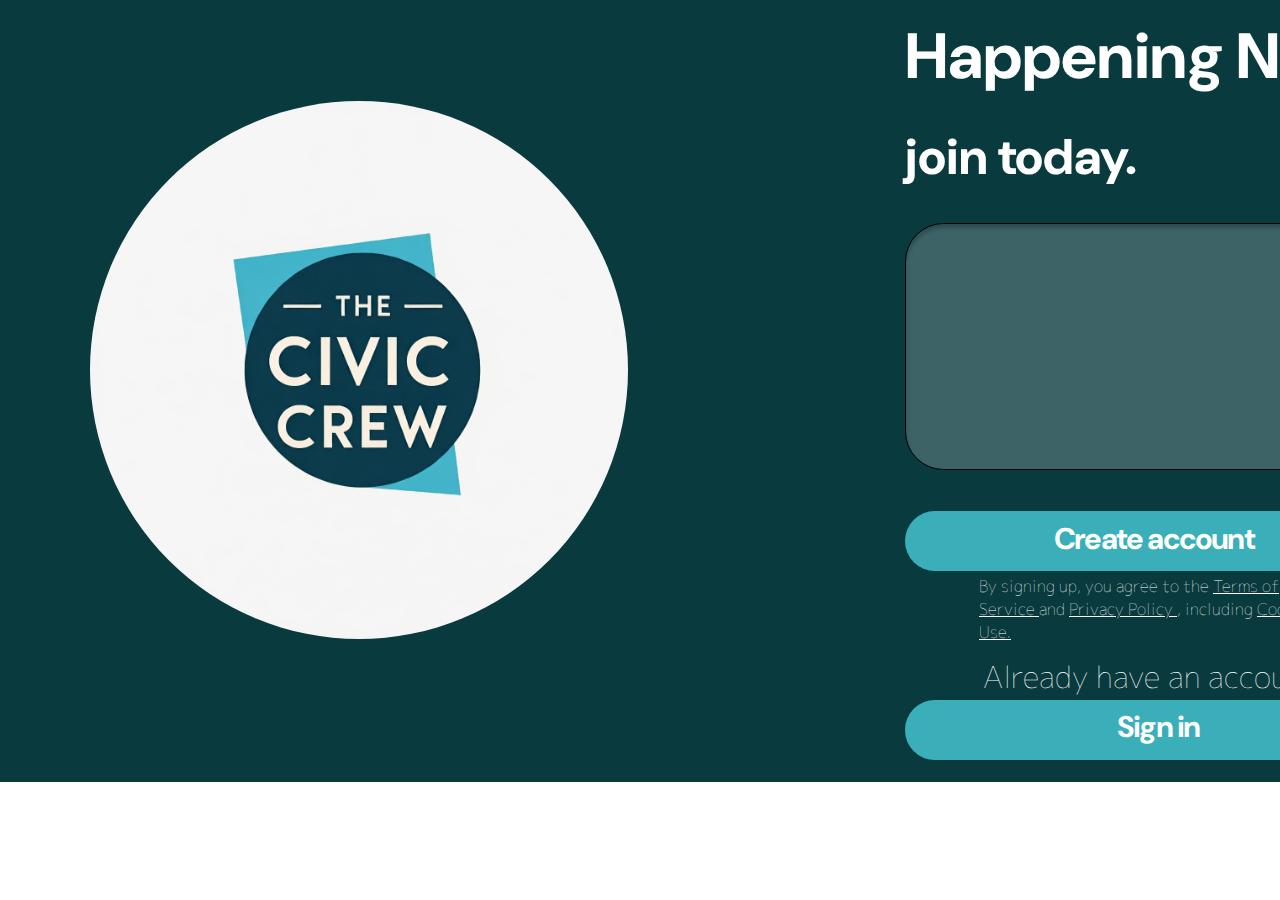
<file: index.html>
<!DOCTYPE html>
<html>
<head>
  	<meta charset="utf-8">
  	<meta name="viewport" content="initial-scale=1, width=device-width">
  	
  	<link rel="stylesheet"  href="index.css" />
    <link rel="stylesheet"  href="global.css" />
  	<link rel="stylesheet" href="https://fonts.googleapis.com/css2?family=DM Sans:wght@700;800&display=swap" />
  	<link rel="stylesheet" href="https://fonts.googleapis.com/css2?family=M PLUS 1p:wght@100&display=swap" />
  	
  	
  	
</head>
<body>
  	
  	<div class="opening-window">
    		<div class="happening-now">
      			<p class="happening-now1">Happening Now</p>
    		</div>
    		<div class="join-today">join today.</div>
    		<div class="opening-window-child">
    		</div>
    		<div class="cre-acc" id="creacc">
    		</div>
    		<div class="opening-window-inner" id="rectangle2">
    		</div>
    		<b class="sign-in">Sign in</b>
    		<b class="create-account">Create account</b>
    		<div class="already-have-an">Already have an account?</div>
    		<div class="by-signing-up-container">By signing up, you agree to the
      			<a class="terms-of-service" href="https://x.com/tos" target="_blank">
        				<span class="terms-of-service1">Terms of Service</span>
      			</a> and
      			<a class="terms-of-service" href="https://x.com/privacy" target="_blank">
        				<span class="terms-of-service1">Privacy Policy</span>
      			</a>, including
      			<a class="terms-of-service" href="https://help.x.com/rules-and-policies/twitter-cookies" target="_blank">
        				<span class="terms-of-service1">Cookie Use.</span>
      			</a>
    		</div>
    		<img class="the-civic-crew-logo-1" alt="" src="pjj.jpg">
    		
  	</div>
  	</body>
	<script src="script.js"></script>
</html>
</file>
<file: index.css>
.happening-now1 {
    margin: 0;
}
.happening-now {
    position: absolute;
    top: 15px;
    left: 905px;
    font-size: 64px;
    font-weight: 800;
    display: inline-block;
    width: 514px;
    height: 106px;
}
.join-today {
    position: absolute;
    top: 124px;
    left: 905px;
    font-size: 50px;
    font-weight: 800;
    display: inline-block;
    width: 326px;
    height: 72px;
}
.opening-window-child {
    position: absolute;
    top: 223px;
    left: 905px;
    box-shadow: 0px 4px 4px rgba(0, 0, 0, 0.25) inset;
    backdrop-filter: blur(70.8px);
    border-radius: 38.5px;
    background-color: rgba(255, 255, 255, 0.21);
    border: 1px solid #000;
    box-sizing: border-box;
    width: 509px;
    height: 247px;
}
.cre-acc {
    position: absolute;
    top: 511px;
    left: 905px;
    border-radius: 38.5px;
    background-color: #3aafb9;
    width: 509px;
    height: 60px;
    cursor: pointer;
}
.opening-window-inner {
    position: absolute;
    top: 700px;
    left: 905px;
    border-radius: 38.5px;
    background-color: #3aafb9;
    color: #fff;
    font-size: 33;
    border: 3px solid #3aafb9;
    box-sizing: border-box;
    width: 509px;
    height: 60px;
    cursor: pointer;
}
.sign-in {
    position: absolute;
    top: 707px;
    left: 1117px;
    letter-spacing: -0.06em;
    display: inline-block;
    width: 86px;
    height: 39px;
}
.create-account {
    position: absolute;
    top: 519px;
    left: 1054px;
    letter-spacing: -0.06em;
    display: inline-block;
    width: 211px;
    height: 34px;
}
.already-have-an {
    position: absolute;
    top: 655px;
    left: 983px;
    font-weight: 100;
    font-family: 'M PLUS 1p';
    display: inline-block;
    width: 354px;
}
.terms-of-service1 {
    text-decoration: underline;
}
.terms-of-service {
    color: inherit;
}
.by-signing-up-container {
    position: absolute;
    top: 575px;
    left: 979px;
    font-size: 16px;
    font-weight: 100;
    font-family: 'M PLUS 1p';
    display: inline-block;
    width: 354px;
}
.the-civic-crew-logo-1 {
    position: absolute;
    top: 101px;
    left: 90px;
    border-radius: 269px;
    width: 538px;
    height: 538px;
    object-fit: cover;
}
.opening-window {
    width: 100%;
    position: relative;
    background-color: #093a3e;
    height: 782px;
    overflow: hidden;
    text-align: left;
    font-size: 30px;
    color: #fff;
    font-family: 'DM Sans';
}
</file>
<file: global.css>
body {
    margin: 0;
    line-height: normal;
}
</file>
